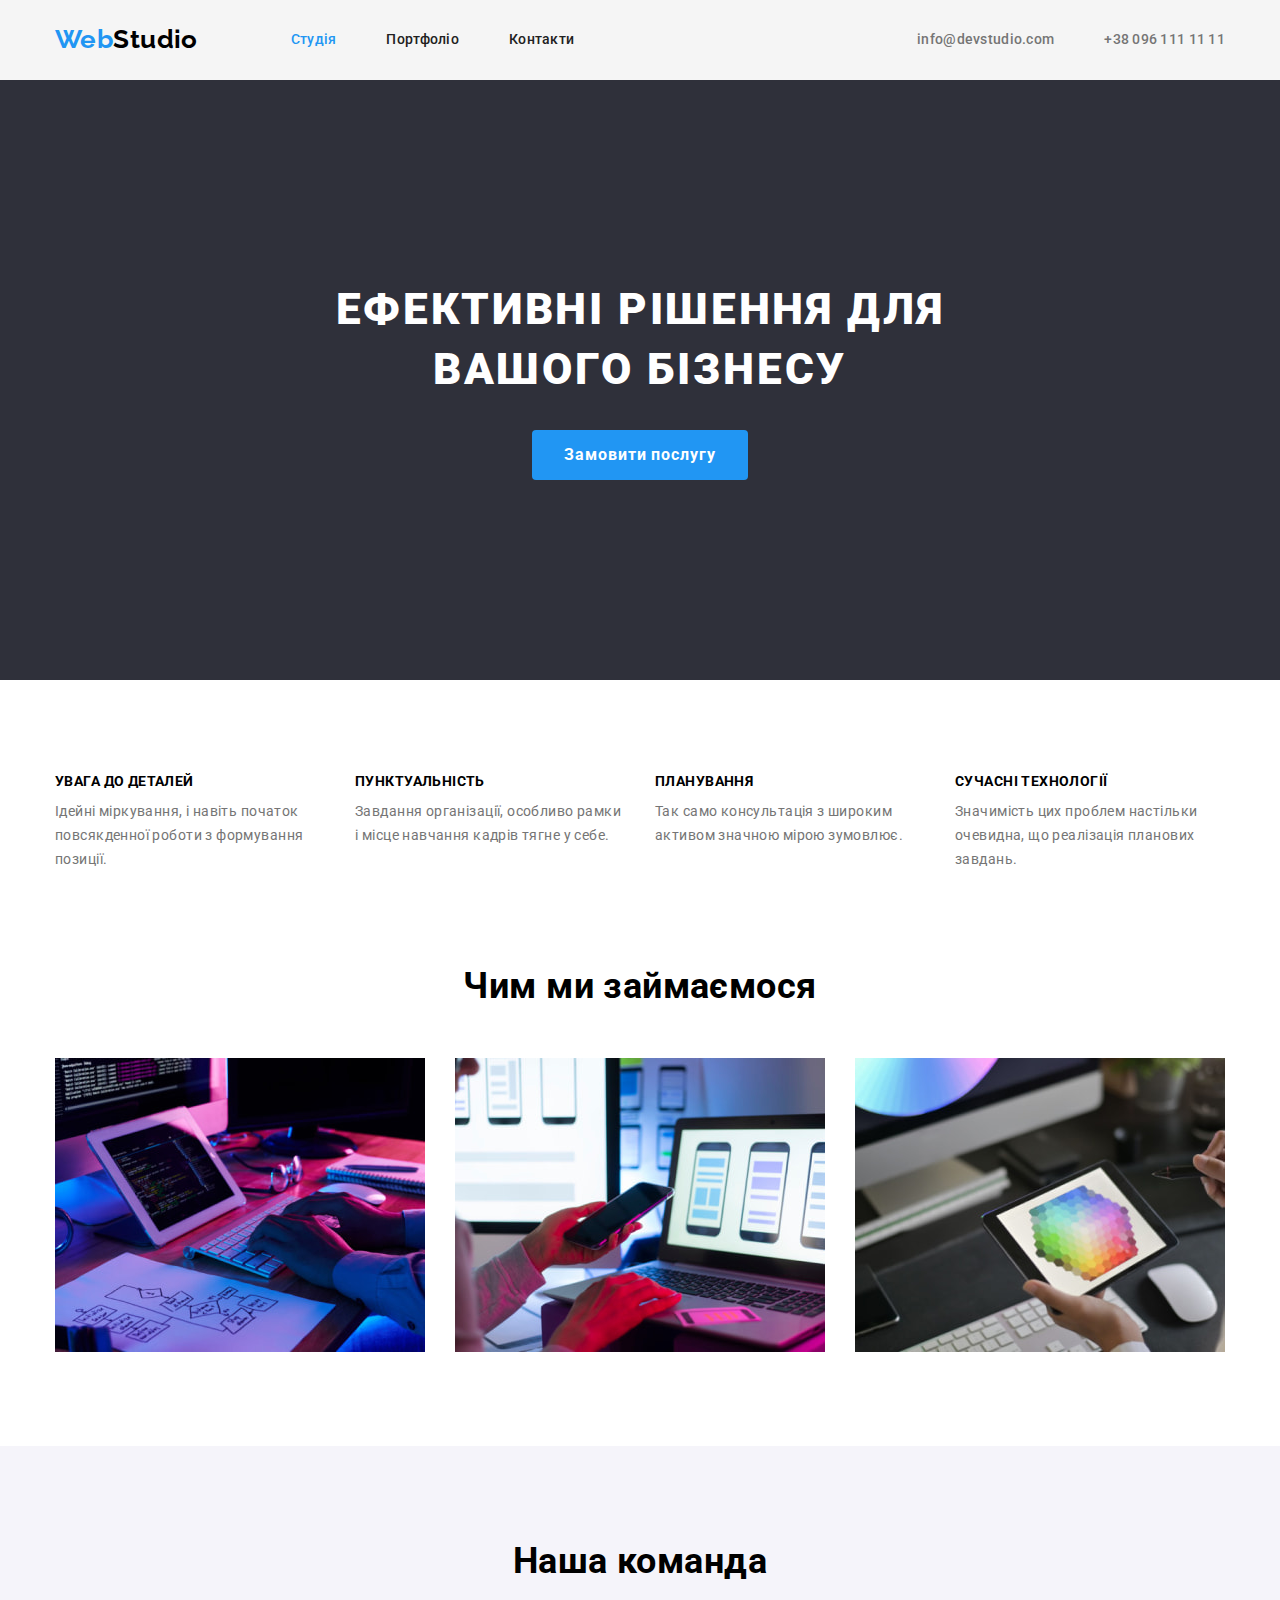
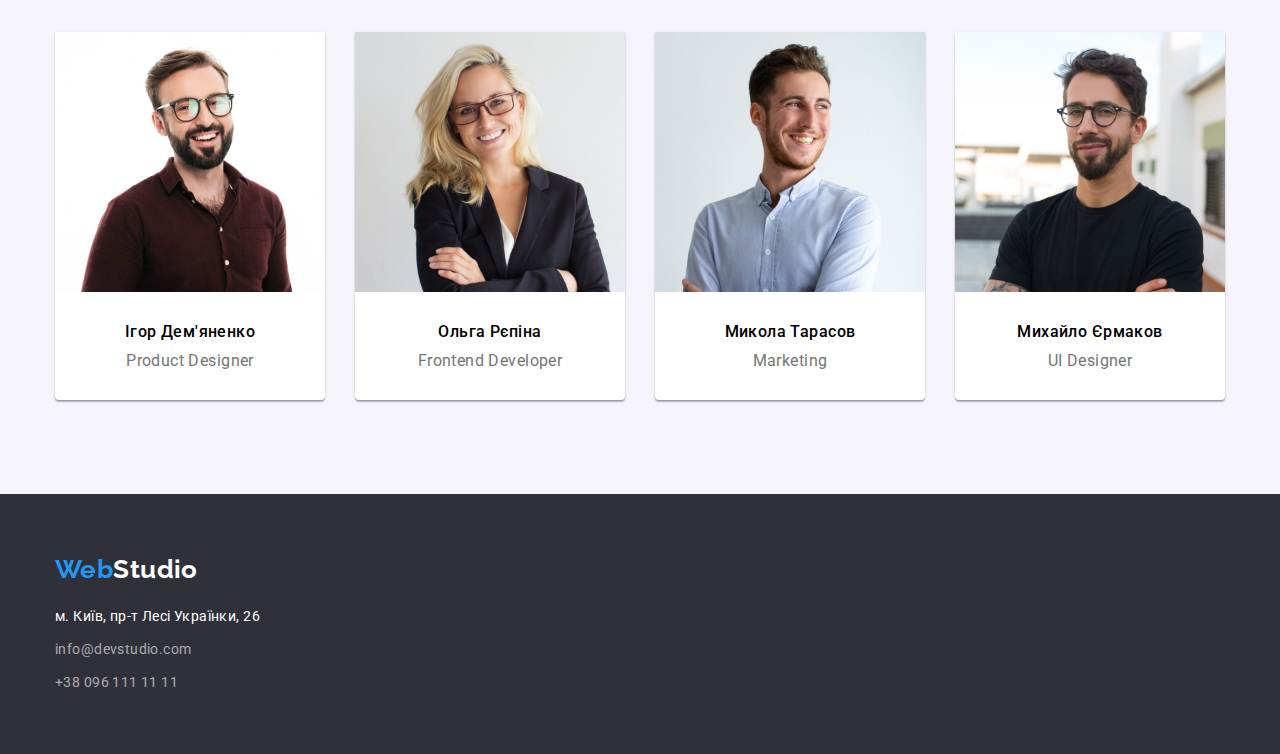
<file: index.html>
<!DOCTYPE html>
<html lang="uk">
<head>
    <meta charset="UTF-8">
    <meta http-equiv="X-UA-Compatible" content="IE=edge">
    <meta name="viewport" content="width=device-width, initial-scale=1.0">
    <title>WebStudio</title>
    <link rel="preconnect" href="https://fonts.googleapis.com">
    <link rel="preconnect" href="https://fonts.gstatic.com" crossorigin>
    <link href="https://fonts.googleapis.com/css2?family=Raleway:wght@700&family=Roboto:wght@400;500;700;900&display=swap"
        rel="stylesheet">
    <link rel="stylesheet" href="https://cdnjs.cloudflare.com/ajax/libs/modern-normalize/1.1.0/modern-normalize.min.css">
    <link rel="stylesheet" href="./styles.css">
</head>
<body class="page">
    <header class="header-page">
        <div class="container header-container">
            <nav class="site-nav">            
            <a class="logo link" href="/">Web<span class="site-logo link">Studio</span></a>
            <ul class="list-nav list">
                <li class="list-item header-item"><a class="link-nav active link" href="./main.html">Студія</a></li>
                <li class="list-item header-item"><a class="link-nav link" href="./portfolio.html">Портфоліо</a></li>
                <li class="list-item header-item"><a class="link-nav link" href="">Контакти</a></li>            
            </ul>
        </nav>

            <ul class="header-group list">
                <li class="list-item"><a class="link-contact link" href="mailto:info@devstudio.com">info@devstudio.com</a></li>
                <li class="list-item"><a class="link-contact link" href="tel:+380961111111">+38 096 111 11 11</a></li>
            </ul>
        </div>          
    </header>

    <main>
        <section class="hero">
            <div class="container hero-container">
            <h1 class="main-title">Ефективні рішення для вашого бізнесу</h1>
            <button class="btn-hero btn-hero-active" type="button">Замовити послугу</button>
            </div>
        </section>
        
        <section class="features section">
            <div class="container">
            <h2 hidden>Особливості</h2>
            <ul class="list list-features">
                <li class="list-item features-item">
                    <h3 class="subtitle">УВАГА ДО ДЕТАЛЕЙ</h3>
                    <p class="desk">Ідейні міркування, і навіть початок повсякденної роботи з формування позиції.</p>
                </li>
                <li class="list-item features-item">
                    <h3 class="subtitle">ПУНКТУАЛЬНІСТЬ</h3>
                    <p class="desk">Завдання організації, особливо рамки і місце навчання кадрів тягне у себе.</p>
                </li>
                <li class="list-item features-item">
                    <h3 class="subtitle">ПЛАНУВАННЯ</h3>
                    <p class="desk">Так само консультація з широким активом значною мірою зумовлює.</p>
                </li>
                <li class="list-item features-item">
                    <h3 class="subtitle">СУЧАСНІ ТЕХНОЛОГІЇ</h3>
                    <p class="desk">Значимість цих проблем настільки очевидна, що реалізація планових завдань.</p>
                </li>
            </ul>
        </div>
        </section>
        
        <section class="services section">
            <div class="container">
            <h2 class="section-title ">Чим ми займаємося</h2>
            <ul class="list services-list">
                <li class="list-item services-item"><img class="img" src="./images/box1.jpg" alt="Верстка" width="370" height="294"></li>
                <li class="list-item services-item"><img class="img" src="./images/box2.jpg" alt="Створення мобільних додатків" width="370" height="294"></li>
                <li class="list-item services-item"><img class="img" src="./images/box3.jpg" alt="Створення ігр" width="370" height="294"></li>
            </ul>
        </div>
        </section>
        
        <section class="team section">
            <div class="container"><h2 class="section-title">Наша команда</h2>
            <ul class="list team-list">
                <li class="team-item">
                    <img class="img" src="./images/photo1.jpg" alt="Product Designer Photo" width="270" height="260">
                    <div class="card">
                        <h3 class="team-name">Ігор Дем'яненко</h3>
                        <p class="team-position">Product Designer</p>
                    </div>
                </li>
                <li class="team-item">
                    <img class="img" src="./images/photo2.jpg" alt="Frontend Developer Photo" width="270" height="260">
                    <div class="card">
                        <h3 class="team-name">Ольга Рєпіна</h3>
                        <p class="team-position">Frontend Developer</p>
                    </div>
                </li>
                <li class="team-item">
                    <img class="img" src="./images/photo3.jpg" alt="Marketing Photo" width="270" height="260">
                    <div class="card">
                        <h3 class="team-name">Микола Тарасов</h3>
                        <p class="team-position">Marketing</p>
                    </div>
                </li>
                <li class="team-item">
                    <img class="img" src="./images/photo4.jpg" alt="UI Designer Photo" width="270" height="260">
                    <div class="card">
                        <h3 class="team-name">Михайло Єрмаков</h3>
                        <p class="team-position">UI Designer</p>
                    </div>
                </li>
            </ul>
        </div>
        </section>
    </main>
    
    <footer class="footer">
        <div class="container footer-container"><a class="logo link logo-footer" href="/">Web<span class="accent link">Studio</span></a>
             <address class="address-list list">
                <p class="address-footer">м. Київ, пр-т Лесі Українки, 26</p>
                <ul class="contacts-list list">
                    <li class="list-item contact-mail"><a class="link contacts tel" href="mailto:info@devstudio.com">info@devstudio.com</a></li>
                    <li class="list-item"><a class="link contacts mail" href="tel:+380961111111">+38 096 111 11 11</a></li>
                </ul>
            </address>
        </div>        
    </footer>
</body>
</html>
</file>
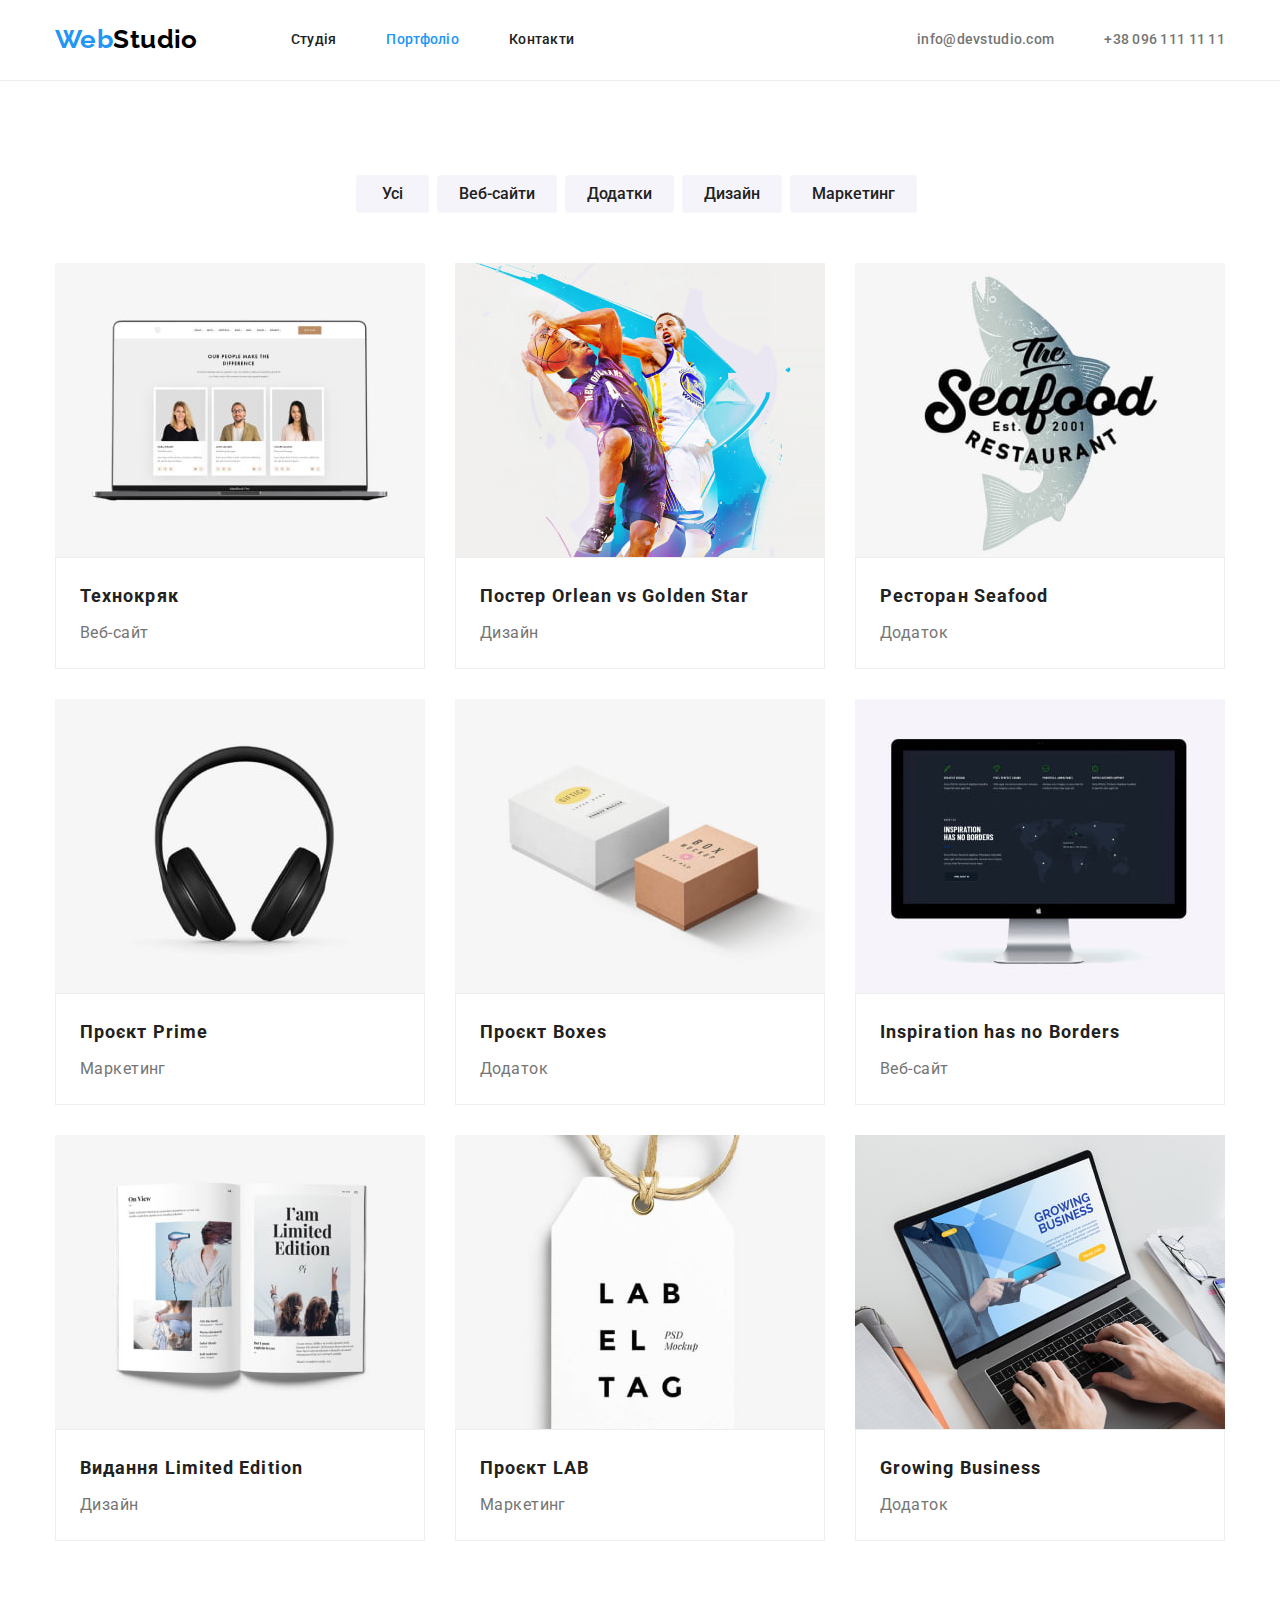
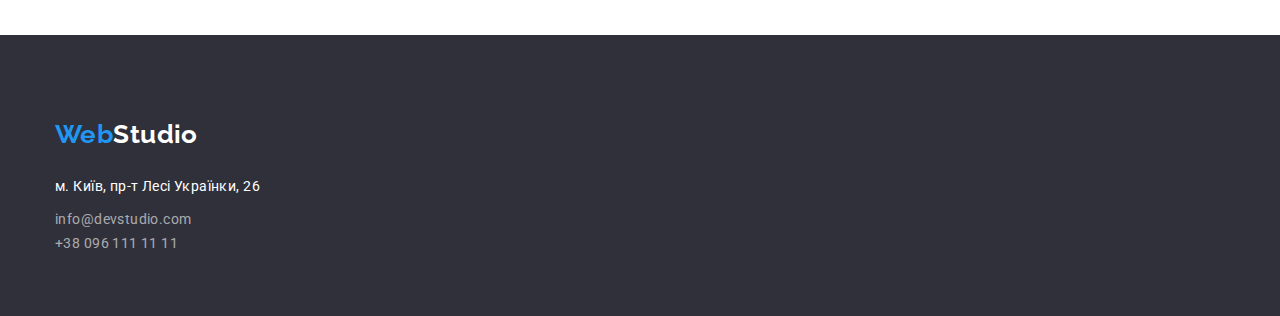
<file: portfolio.html>
<!DOCTYPE html>
<html lang="uk">
<head>
    <meta charset="UTF-8">
    <meta http-equiv="X-UA-Compatible" content="IE=edge">
    <meta name="viewport" content="width=device-width, initial-scale=1.0">
    <title>WebStudio</title>
    <link rel="preconnect" href="https://fonts.googleapis.com">
    <link rel="preconnect" href="https://fonts.gstatic.com" crossorigin>
    <link href="https://fonts.googleapis.com/css2?family=Raleway:wght@700&family=Roboto:wght@400;500;700;900&display=swap"
        rel="stylesheet">
    <link rel="stylesheet" href="https://cdnjs.cloudflare.com/ajax/libs/modern-normalize/1.1.0/modern-normalize.min.css">
    <link rel="stylesheet" href="./styles.css">
</head>
<body class="page page-body">
    <header class="header">
        <div class="container header-container">
            <nav class="site-nav">
            <div class="header-link">
            <a class="logo link" href="/">Web<span class="site-logo link">Studio</span></a></div>
            <ul class="list-nav">
                <li class="list-item header-item"><a class="link-nav link" href="./index.html">Студія</a></li>
                <li class="list-item header-item"><a class="link-nav active link" href="./portfolio.html">Портфоліо</a></li>
                <li class="list-item header-item"><a class="link-nav link" href="">Контакти</a></li>
            </ul>
        </nav>

            <ul class="header-group list">
                <li class="list-item"><a class="link-nav link-contact link" href="mailto:info@devstudio.com">info@devstudio.com</a></li>
                <li class="list-item"><a class="link-nav link-contact link" href="tel:+380961111111">+38 096 111 11 11</a></li>
            </ul>
        </div>    
                
    </header>

    <main>
        <section class="projects section">
            <div class="container"><h1 hidden>Проекти</h1>
            <ul class="filters list">
                <li class="list-item"><button class="btn-filter btn-all" type="button">Усі</button> </li>
                <li class="list-item"><button class="btn-filter" type="button">Веб-сайти</button> </li>
                <li class="list-item"><button class="btn-filter" type="button">Додатки</button></li>
                <li class="list-item"><button class="btn-filter" type="button">Дизайн</button></li>
                <li class="list-item"><button class="btn-filter" type="button">Маркетинг</button></li>
            </ul>
            <ul class="works list">
                <li class="work-list">
                    <a class="link" href="">
                    <img src="./images/tekhnokryak.jpg" alt="Фото монітору с відкритим сайтом" width="370" height="294">
                    <div class="portfolio-cards"><h2 class="project-name">Технокряк</h2>
                    <p class="work-type">Веб-сайт</p></div>
                    </a>
                </li>
                <li class="work-list">
                    <a class="link" href="">
                    <img src="./images/poster.jpg" alt="Постер з баскетболістами" width="370" height="294">
                    <div class="portfolio-cards"><h2 class="project-name">Постер <span lang="en">Orlean vs Golden Star</span></h2>
                    <p class="work-type">Дизайн</p></div>
                    </a>
                </li>
                <li class="work-list">
                    <a class="link" href="">
                    <img src="./images/restaurant.jpg" alt="Логотип ресторану" width="370" height="294">
                    <div class="portfolio-cards"><h2 class="project-name">Ресторан <span lang="en"> Seafood</span></h2>
                    <p class="work-type">Додаток</p></div>
                </a>
                </li>
                <li class="work-list">
                    <a class="link" href="">
                    <img src="./images/prime.jpg" alt="Навушники" width="370" height="294">
                    <div class="portfolio-cards"><h2 class="project-name">Проєкт <span lang="en">Prime</span></h2>
                    <p class="work-type">Маркетинг</p></div>
                </a>
                </li>
                <li class="work-list">
                    <a class="link" href="">
                    <img src="./images/boxes.jpg" alt="Два бокси" width="370" height="294">
                    <div class="portfolio-cards"><h2 class="project-name">Проєкт <span lang="en">Boxes</span></h2>
                    <p class="work-type"> Додаток</p></div>
                </a>
                </li>
                <li class="work-list">
                    <a class="link" href="">
                    <img src="./images/inspirations.jpg" alt="Монітор с відкритою головною сторінкою сайту" width="370" height="294">
                    <div class="portfolio-cards"><h2 class="project-name"><span lang="en">Inspiration has no Borders</span></h2>
                    <p class="work-type">Веб-сайт</p></div>
                </a>
                </li>
                <li class="work-list">
                    <a class="link" href="">
                        <img src="./images/edition.jpg" alt="Розгорнутий журнал" width="370" height="294">
                        <div class="portfolio-cards"><h2 class="project-name">Видання <span lang="en">Limited Edition</span></h2>
                        <p class="work-type">Дизайн</p></div>
                    </a>
                </li>
                <li class="work-list">
                    <a class="link" href="">
                    <img src="./images/lab.jpg" alt="Бірка з надписом" width="370" height="294">
                    <div class="portfolio-cards"><h2 class="project-name">Проєкт <span lang="en">LAB</span></h2>
                    <p class="work-type">Маркетинг</p></div>
                </a>
                </li>
                <li class="work-list">
                    <a class="link" href="">
                    <img src="./images/growing.jpg" alt="Зображення телефону на екрані ноутбуку" width="370" height="294">
                    <div class="portfolio-cards"><h2 class="project-name"><span lang="en">Growing Business</span></h2>
                    <p class="work-type">Додаток</p></div>
                    </a>
                </li>
            </ul>
        </div>
        </section>
    </main>
    
    <footer class="footer">
        <div class="container"><a class="logo link" href="/">Web<span class="accent link">Studio</span></a>
             <address class="address-list list">
                <p class="address-footer">м. Київ, пр-т Лесі Українки, 26</p>
                <ul class="contacts-list list">
                    <li class="list-item"><a class="link contacts tel" href="mailto:info@devstudio.com">info@devstudio.com</a></li>
                    <li class="list-item"><a class="link contacts mail" href="tel:+380961111111">+38 096 111 11 11</a></li>
                </ul>
            </address>
        </div>
    </footer>
</body>
</html>
</file>
<file: styles.css>
/* Основной цвет фона F5F5F5 */
/* Вторичный цвет фона 2F303A */
/* Основной цвет текста 212121 */
/* вторичный цвет текста 757575 */
/* доп.цвета лого,хедер голубой:2196F3, черный:000000 */
/* цвет кнопок 2196F3 */
/* цвет кнопок портфолио неакт F5F4FA */

:root {
    /* Fonts */

    --main-font: roboto, sans-serif;
    --logo-font: raleway, sans-serif;

    /* Text colors */

    --primary-color: #212121;
    --secondary-color: #757575;
    --hero-color: #FFFFFF;

    /* Background colors */

    --primary-bkgcolor: #FFFFFF;
    --secondary-bkgcolor: #2F303A;
    --body-bgk: #F5F5F5;

    /* Others */

    --button-color-hero: #2196F3;
    --button-color: #F5F4FA;
    --link-active: #2196F3;
    --light-bgk: #F5F4FA;
    --button-color-active: #188CE8;
    --logo-header: #000000;
    --contacts-footer: rgba(255, 255, 255, 0.6);
}

.page {
color: var(--primary-bkgcolo);
background-color: var(--body-bgk);
font-family: var(--main-font);
font-size: 14px;
letter-spacing: 0.03em;
}

.container {
width: 1200px;
padding: 0 15px 0 15px;
margin-left: auto;
margin-right: auto;
}

h1,
h2,
h3,
p,
ul {
margin-top: 0;
margin-bottom: 0;
padding: 0;
}

.section {
padding: 94px 0;
width: 100%;
}

/* IMAGES */

img {
display: block;
max-width: 100%;
height: auto;
}

/* HEADER */
.header {
border-bottom: 1px solid #ECECEC;
}

.header-group {
color: var(--secondary-color);
font-weight: 500;
line-height: 1.14;
letter-spacing: 0.02em;
display: flex;
align-items: center;
}

.site-nav {
display: flex;
align-items: center;
margin-right: auto;
margin-left: 0;
}

.header-container {
display: flex;
align-items: center;

}

.header-link .header-item {
display: block;
align-items: center;
}

.header-item {
padding-top: 32px;
padding-bottom: 32px;
}

.header-group .list-item + .list-item {
margin-left: auto;
margin-right: 0;
}

.logo {
font-family: var(--logo-font);
color: var(--link-active);
font-weight: 700;
font-size: 26px;
line-height: 1.19;
display: block;
align-items: center;
padding-top: 24px;
padding-bottom: 25px;
}

.site-logo {
color: var(--logo-header);
}

.list-nav {
font-weight: 500;
line-height: 1.14;
letter-spacing: 0.02em;
display: flex;
min-width: 45px;
margin-left: 93px;
margin-right: auto;
}

.link-nav {
text-decoration: none;
color: var(--primary-color);
}

.list-nav li {
margin-right: 50px;
}

.header-group li {
margin-right: 50px
}

/* Общие для ссылок */
.link:hover,
.link:focus {
color: var(--link-active);
}

.list, .list-item,
.link-item, .work-list {
list-style:none
}

.link,
.work-link {
text-decoration: none;
}

.link-contact {
color: var(--secondary-color);
text-decoration: none;
margin-top: 32px;
margin-bottom: 32px;
}

.active {
color: var(--link-active);
}

/* HERO */

.hero {
background-color: var(--secondary-bkgcolor);
padding-top: 200px;
padding-bottom: 200px;
}

.hero-container {
display: flex;
text-align: center;
flex-direction: column;
}

.main-title {
font-weight: 900;
font-size: 44px;
line-height: 1.36;
letter-spacing: 0.06em;
text-transform: uppercase;
color: var(--hero-color);
margin-top: 0;
margin-bottom: 30px;
width: 696px;
margin-left: auto;
margin-right: auto;
}

.btn-hero {
border: none;
cursor: pointer;
font-family: inherit;
background-color: var(--button-color-hero);
color: var(--hero-color);
font-weight: 700;
font-size: 16px;
line-height: 1.88;
display: flex;
align-items: center;
letter-spacing: 0.06em;
border-radius: 4px;
padding: 10px 32px;
min-width: 216px;
display: block;
margin-left: auto;
margin-right: auto;
}

.btn-hero-active:active {
background-color: var(--button-color-active);
}

/* Features */

.features {
background-color: var(--primary-bkgcolor);
padding-bottom: 0;
}

.subtitle {
font-weight: 700;
font-size: 14px;
line-height: 1.14;
letter-spacing: 0.03em;
text-transform: uppercase;
margin-top: 0;
margin-bottom: 10px;
}

.features p {
color: var(--secondary-color);
font-weight: 400;
line-height: 1.71;
}

.list-features {
display: flex;
gap: 30px;
}

.features-item {
width: 270px;
}

/* SERVICES */

.services {
background-color: var(--primary-bkgcolor);
}

.section-title {
font-weight: 700;
font-size: 36px;
line-height: 1.17;
text-align: center;
margin-bottom: 50px;
}

.services-list {
display: flex;
gap: 30px;
}

.services-item {
width: 370px;
}

/* TEAM */

.team-list {
display: flex;
gap: 30px;
}

.team-item {
background-color: var(--hero-color);
width: 270px;
box-shadow: 0px 1px 3px rgba(0, 0, 0, 0.12), 0px 1px 1px rgba(0, 0, 0, 0.14), 0px 2px 1px rgba(0, 0, 0, 0.2);
border-radius: 0px 0px 4px 4px;
}

.card {
padding-top: 30px;
}

.team {
background-color: var(--light-bgk);
}

.team-name {
font-weight: 500;
font-size: 16px;
line-height: 1.19;
text-align: center;
margin-bottom: 10px;
}

.team-position {
font-weight: 400;
font-size: 16px;
text-align: center;
line-height: 1.19;
color: var(--secondary-color);
padding-bottom: 30px;
}

/* Footer */

.footer {
background-color: var(--secondary-bkgcolor);
padding-top: 60px;
padding-bottom: 60px;
}

.address-list,
.contacts {
color: var(--hero-color);
font-style: normal;
font-weight: 400;
line-height: 1.71;
}

.accent {
color: var(--hero-color);
}

.logo-footer {
display: block;
padding: 0;
margin-bottom: 20px;
}

.contacts-list a {
color:var(--contacts-footer)
}

.address-footer {
margin-bottom: 9px;
}

.contact-mail {
margin-bottom: 9px;
}


/* Portfolio Buttons */
.filters {
display: flex;
justify-content: center;
margin-bottom: 50px;
}

.btn-filter {
border: none;
background-color: var(--button-color);
color: var(--primary-color);
font-family: inherit;
font-weight: 500;
font-size: 16px;
line-height: 1.63;
text-align: center;
border-radius: 4px;
padding: 6px 22px;
display: inline-block;
min-width: 73px;
margin-right: 8px;
}

.btn-all {
padding: 6px 25px;
}

.btn-filter:hover,
.btn-filter:focus {
background-color: var(--link-active);
color: var(--hero-color);
}

/* Portfolio Projects */
.page-body {
background-color: var(--hero-color);
}

.portfolio-cards {
background: #FFFFFF;
border-top: 1px solid #EEEEEE;
border-bottom: 1px solid #EEEEEE;
border-left: 1px solid #EEEEEE;
border-right: 1px solid #EEEEEE;
padding: 20px 24px 20px 24px;
}

.project-name {
color: var(--primary-color);
font-weight: 700;
font-size: 18px;
line-height: 2;
letter-spacing: 0.06em;
}

.work-type {
font-weight: 400;
font-size: 16px;
line-height: 1.88;
color: var(--secondary-color);
margin-top: 4px;
}

.works {
display: flex;
flex-wrap: wrap;
gap: 30px;
}

.work-list {
width: 370px;
}
</file>
